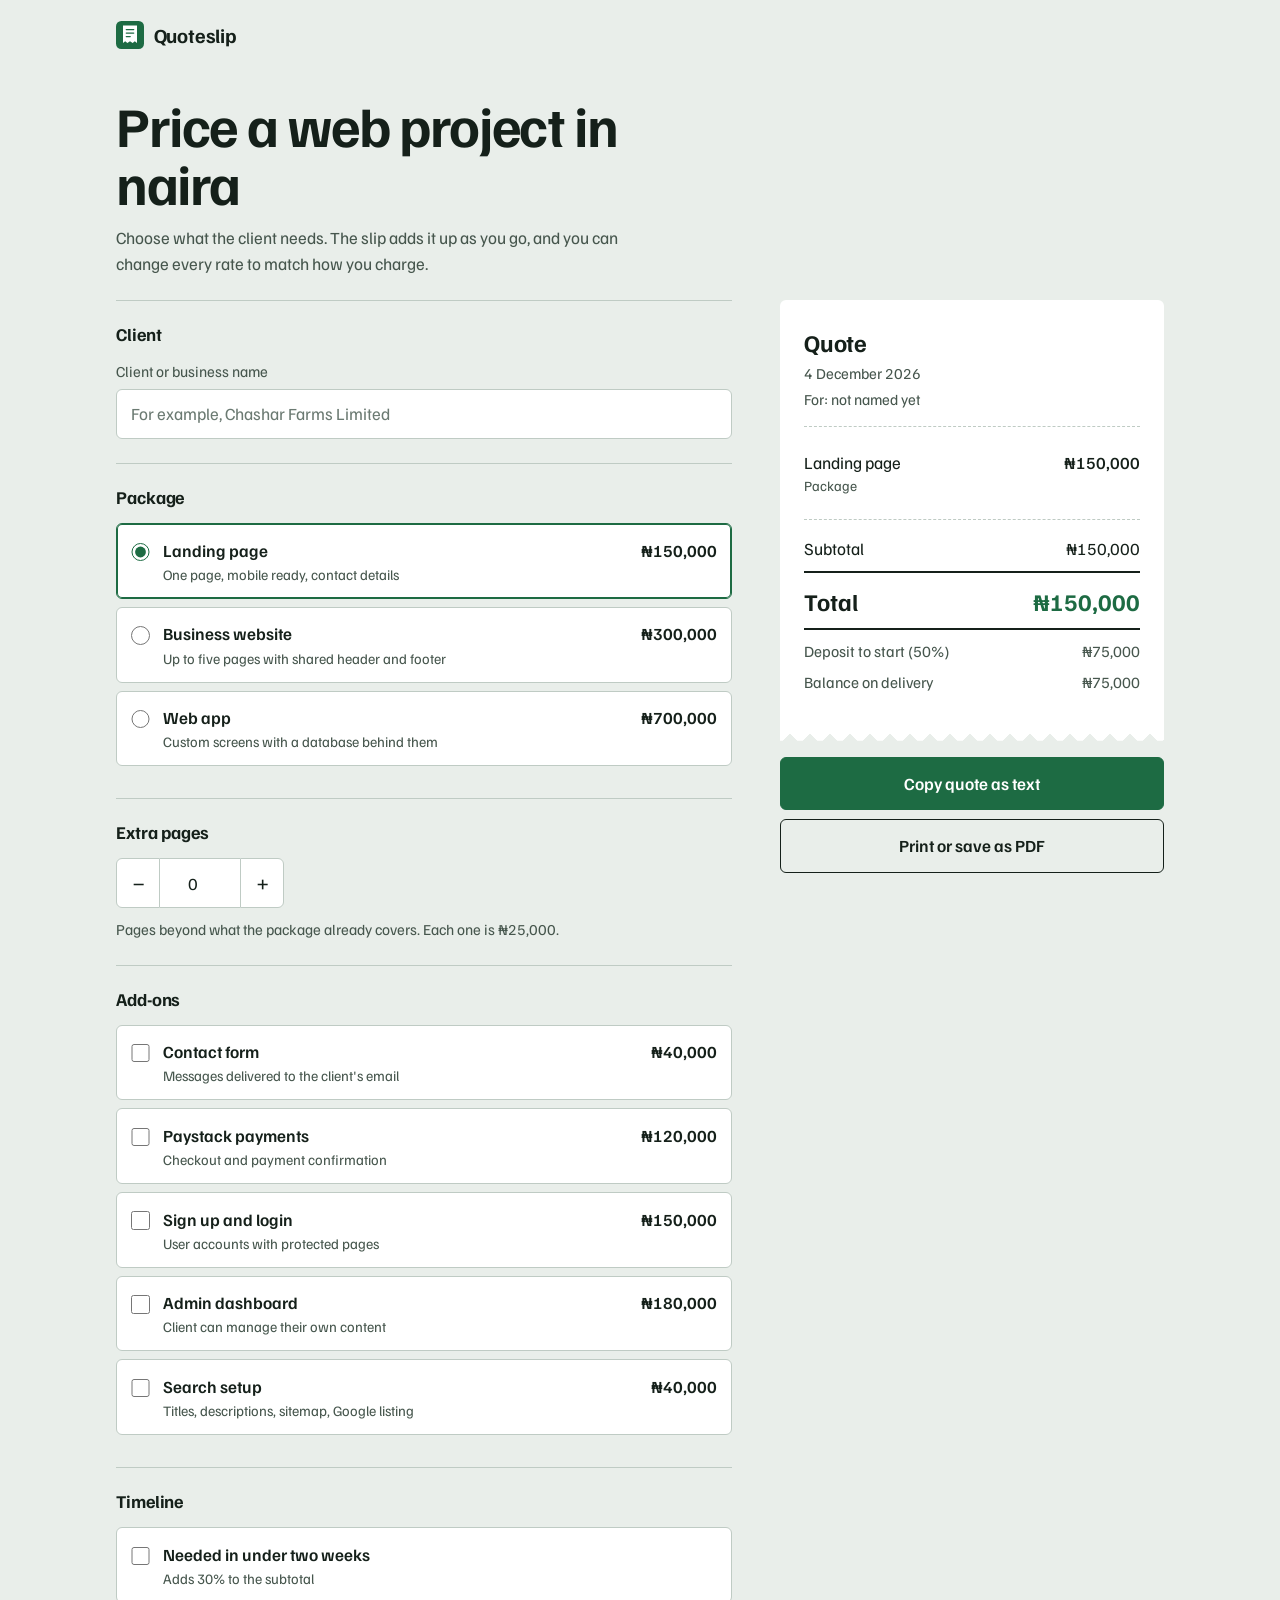
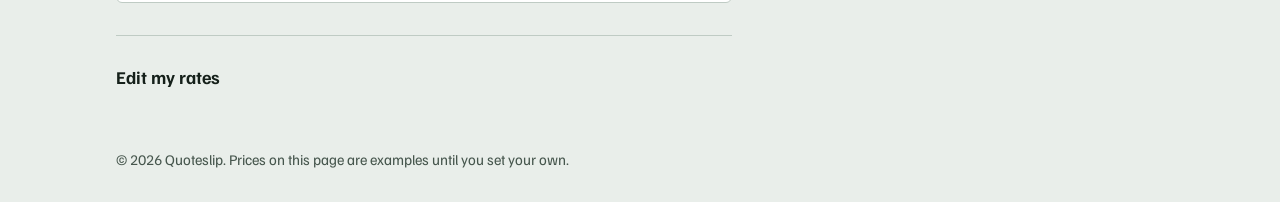
<file: index.html>
<!DOCTYPE html>
<html lang="en">
<head>
  <meta charset="utf-8">
  <meta name="viewport" content="width=device-width, initial-scale=1, viewport-fit=cover">
  <title>Quoteslip | Price a web project in naira</title>
  <meta name="description" content="Pick a package, extra pages and add-ons, and get an itemised naira quote for a web project. Edit your own rates, copy the quote or save it as a PDF.">
  <meta name="theme-color" content="#E9EEEA">
  <meta property="og:title" content="Quoteslip | Price a web project in naira">
  <meta property="og:description" content="An itemised naira quote for a web project, built in a few clicks.">
  <meta property="og:type" content="website">
  <link rel="icon" href="/favicon.svg" type="image/svg+xml">
  <link rel="preconnect" href="https://fonts.googleapis.com">
  <link rel="preconnect" href="https://fonts.gstatic.com" crossorigin>
  <link rel="stylesheet" href="https://fonts.googleapis.com/css2?family=Familjen+Grotesk:wght@400;500;600;700&display=swap">
  <link rel="stylesheet" href="/css/style.css">
</head>
<body>
  <a class="skip" href="#tool">Skip to the calculator</a>

  <header class="top">
    <a class="brand" href="/" aria-label="Quoteslip home">
      <img src="/favicon.svg" alt="" width="28" height="28">
      <span>Quoteslip</span>
    </a>
  </header>

  <main id="main">
    <section class="intro">
      <h1>Price a web project in naira</h1>
      <p>Choose what the client needs. The slip adds it up as you go, and you can change every rate to match how you charge.</p>
    </section>

    <div class="layout" id="tool">
      <form id="quote-form" class="controls" novalidate autocomplete="off">

        <fieldset>
          <legend>Client</legend>
          <label class="field" for="client">Client or business name</label>
          <input id="client" name="client" type="text" maxlength="60" placeholder="For example, Chashar Farms Limited">
        </fieldset>

        <fieldset>
          <legend>Package</legend>
          <label class="choice">
            <input type="radio" name="type" value="landing" checked>
            <span class="choice-text"><strong>Landing page</strong><small>One page, mobile ready, contact details</small></span>
            <span class="choice-price" data-price="type.landing"></span>
          </label>
          <label class="choice">
            <input type="radio" name="type" value="business">
            <span class="choice-text"><strong>Business website</strong><small>Up to five pages with shared header and footer</small></span>
            <span class="choice-price" data-price="type.business"></span>
          </label>
          <label class="choice">
            <input type="radio" name="type" value="webapp">
            <span class="choice-text"><strong>Web app</strong><small>Custom screens with a database behind them</small></span>
            <span class="choice-price" data-price="type.webapp"></span>
          </label>
        </fieldset>

        <fieldset>
          <legend>Extra pages</legend>
          <div class="stepper">
            <button type="button" id="pages-minus" aria-label="Remove one extra page">&minus;</button>
            <input id="pages" name="pages" type="number" inputmode="numeric" min="0" max="50" value="0" aria-describedby="pages-help">
            <button type="button" id="pages-plus" aria-label="Add one extra page">+</button>
          </div>
          <p class="help" id="pages-help">Pages beyond what the package already covers. Each one is <span data-price="extraPage"></span>.</p>
        </fieldset>

        <fieldset>
          <legend>Add-ons</legend>
          <label class="choice">
            <input type="checkbox" name="addon" value="form">
            <span class="choice-text"><strong>Contact form</strong><small>Messages delivered to the client's email</small></span>
            <span class="choice-price" data-price="addons.form"></span>
          </label>
          <label class="choice">
            <input type="checkbox" name="addon" value="paystack">
            <span class="choice-text"><strong>Paystack payments</strong><small>Checkout and payment confirmation</small></span>
            <span class="choice-price" data-price="addons.paystack"></span>
          </label>
          <label class="choice">
            <input type="checkbox" name="addon" value="accounts">
            <span class="choice-text"><strong>Sign up and login</strong><small>User accounts with protected pages</small></span>
            <span class="choice-price" data-price="addons.accounts"></span>
          </label>
          <label class="choice">
            <input type="checkbox" name="addon" value="admin">
            <span class="choice-text"><strong>Admin dashboard</strong><small>Client can manage their own content</small></span>
            <span class="choice-price" data-price="addons.admin"></span>
          </label>
          <label class="choice">
            <input type="checkbox" name="addon" value="seo">
            <span class="choice-text"><strong>Search setup</strong><small>Titles, descriptions, sitemap, Google listing</small></span>
            <span class="choice-price" data-price="addons.seo"></span>
          </label>
        </fieldset>

        <fieldset>
          <legend>Timeline</legend>
          <label class="choice">
            <input type="checkbox" name="rush" id="rush">
            <span class="choice-text"><strong>Needed in under two weeks</strong><small>Adds <span data-pct="rushPct"></span> to the subtotal</small></span>
          </label>
        </fieldset>

        <details class="rates" id="rates">
          <summary>Edit my rates</summary>
          <p class="help">Amounts are in naira. They are saved in this browser only and never sent anywhere.</p>
          <div class="rate-grid" id="rate-grid"></div>
          <button type="button" class="ghost" id="reset-rates">Reset to default rates</button>
        </details>
      </form>

      <aside class="slip-wrap" aria-label="Quote">
        <article class="slip" id="slip">
          <header class="slip-head">
            <h2>Quote</h2>
            <p class="slip-meta"><span id="slip-date"></span></p>
            <p class="slip-for" id="slip-for">For: not named yet</p>
          </header>

          <ul class="lines" id="lines" aria-live="polite"></ul>

          <dl class="sums">
            <div class="sum"><dt>Subtotal</dt><dd id="sum-sub"></dd></div>
            <div class="sum" id="sum-rush-row" hidden><dt id="sum-rush-label">Rush</dt><dd id="sum-rush"></dd></div>
            <div class="sum total"><dt>Total</dt><dd id="sum-total" aria-live="polite"></dd></div>
            <div class="sum soft"><dt id="sum-dep-label">Deposit to start</dt><dd id="sum-dep"></dd></div>
            <div class="sum soft"><dt>Balance on delivery</dt><dd id="sum-bal"></dd></div>
          </dl>
        </article>

        <div class="actions">
          <button type="button" class="primary" id="copy">Copy quote as text</button>
          <button type="button" class="secondary" id="print">Print or save as PDF</button>
        </div>
        <p class="status" id="status" role="status"></p>
      </aside>
    </div>
  </main>

  <footer class="foot">
    <p>&copy; <span id="year">2026</span> Quoteslip. Prices on this page are examples until you set your own.</p>
  </footer>

  <div class="totalbar" id="totalbar">
    <div><span>Total</span><strong id="bar-total"></strong></div>
    <a href="#slip">View slip</a>
  </div>

  <script src="/js/app.js" defer></script>
</body>
</html>
</file>
<file: css/style.css>
:root {
  --paper: #E9EEEA;
  --sheet: #FFFFFF;
  --ink: #15201A;
  --ink-soft: #46564D;
  --rule: #BFCBC4;
  --green: #1D6B43;
  --green-deep: #134A2E;
  --focus: #0B57D0;
  --amber: #8A5200;
  --radius: 6px;
  --font: "Familjen Grotesk", system-ui, -apple-system, "Segoe UI", Roboto, sans-serif;
}

*, *::before, *::after { box-sizing: border-box; }

html {
  -webkit-text-size-adjust: 100%;
  scroll-padding-top: env(safe-area-inset-top, 0px);
}

body {
  margin: 0;
  background: var(--paper);
  color: var(--ink);
  font-family: var(--font);
  font-size: 1.0625rem;
  line-height: 1.5;
  font-variant-numeric: tabular-nums;
  padding-top: env(safe-area-inset-top, 0px);
  padding-bottom: calc(env(safe-area-inset-bottom, 0px) + 5.5rem);
  overflow-x: hidden;
}

img { max-width: 100%; height: auto; }

.skip {
  position: absolute;
  left: 1rem;
  top: -4rem;
  background: var(--ink);
  color: #fff;
  padding: .6rem 1rem;
  border-radius: var(--radius);
  z-index: 20;
}
.skip:focus { top: .75rem; }

:focus-visible {
  outline: 3px solid var(--focus);
  outline-offset: 2px;
}

/* Header */
.top {
  max-width: 68rem;
  margin: 0 auto;
  padding: 1.25rem 1.25rem 0;
}
.brand {
  display: inline-flex;
  align-items: center;
  gap: .6rem;
  color: var(--ink);
  text-decoration: none;
  font-weight: 700;
  font-size: 1.25rem;
  letter-spacing: -.01em;
}

/* Intro */
.intro {
  max-width: 68rem;
  margin: 0 auto;
  padding: 2.5rem 1.25rem 1.5rem;
}
.intro h1 {
  margin: 0 0 .75rem;
  font-size: clamp(2rem, 6vw, 3.5rem);
  line-height: 1.05;
  letter-spacing: -.025em;
  font-weight: 700;
  max-width: 16ch;
}
.intro p {
  margin: 0;
  max-width: 52ch;
  color: var(--ink-soft);
}

/* Layout */
.layout {
  max-width: 68rem;
  margin: 0 auto;
  padding: 0 1.25rem 3rem;
  display: grid;
  gap: 2rem;
  grid-template-columns: 1fr;
}
@media (min-width: 60rem) {
  .layout { grid-template-columns: minmax(0, 1fr) 24rem; gap: 3rem; align-items: start; }
  .slip-wrap { position: sticky; top: 1.25rem; }
}

/* Form controls */
.controls fieldset {
  border: 0;
  border-top: 1px solid var(--rule);
  margin: 0;
  padding: 1.25rem 0 1.5rem;
  min-width: 0;
}
.controls legend {
  padding: 0;
  font-weight: 700;
  font-size: 1.125rem;
  letter-spacing: -.005em;
  float: left;
  width: 100%;
  margin-bottom: .75rem;
}
.controls legend + * { clear: both; }

.field { display: block; margin-bottom: .4rem; color: var(--ink-soft); font-size: .95rem; }

input[type="text"], input[type="number"] {
  width: 100%;
  font: inherit;
  color: var(--ink);
  background: var(--sheet);
  border: 1px solid var(--rule);
  border-radius: var(--radius);
  padding: .7rem .85rem;
  min-height: 2.75rem;
}
input::placeholder { color: #6B7A72; }

.choice {
  display: flex;
  align-items: flex-start;
  gap: .85rem;
  padding: .85rem .9rem;
  margin-bottom: .5rem;
  background: var(--sheet);
  border: 1px solid var(--rule);
  border-radius: var(--radius);
  cursor: pointer;
}
.choice:has(input:checked) {
  border-color: var(--green);
  box-shadow: inset 0 0 0 1px var(--green);
}
.choice input { margin: .3rem 0 0; width: 1.15rem; height: 1.15rem; accent-color: var(--green); flex: none; }
.choice-text { flex: 1; min-width: 0; display: block; }
.choice-text strong { display: block; font-weight: 600; }
.choice-text small { display: block; color: var(--ink-soft); font-size: .9rem; line-height: 1.35; margin-top: .1rem; }
.choice-price { font-weight: 600; white-space: nowrap; }

.stepper { display: inline-flex; align-items: stretch; gap: 0; }
.stepper input { width: 5rem; text-align: center; border-radius: 0; border-left: 0; border-right: 0; }
.stepper button {
  font: inherit;
  font-size: 1.25rem;
  width: 2.75rem;
  min-height: 2.75rem;
  border: 1px solid var(--rule);
  background: var(--sheet);
  color: var(--ink);
  cursor: pointer;
}
.stepper button:first-child { border-radius: var(--radius) 0 0 var(--radius); }
.stepper button:last-child { border-radius: 0 var(--radius) var(--radius) 0; }
.stepper button:hover { background: #F3F6F4; }

.help { margin: .6rem 0 0; color: var(--ink-soft); font-size: .95rem; max-width: 56ch; }

/* Rates */
.rates { border-top: 1px solid var(--rule); padding: 1.25rem 0 0; }
.rates summary {
  font-weight: 700;
  font-size: 1.125rem;
  cursor: pointer;
  min-height: 2.75rem;
  display: flex;
  align-items: center;
}
.rate-grid { display: grid; gap: .75rem 1rem; grid-template-columns: repeat(auto-fill, minmax(13rem, 1fr)); margin: 1rem 0; }
.rate-grid label { display: block; font-size: .9rem; color: var(--ink-soft); }
.rate-grid input { margin-top: .25rem; }

button.ghost {
  font: inherit;
  background: transparent;
  color: var(--ink);
  border: 1px solid var(--ink);
  border-radius: var(--radius);
  padding: .6rem 1rem;
  min-height: 2.75rem;
  cursor: pointer;
}
button.ghost:hover { background: var(--ink); color: #fff; }

/* The slip */
.slip {
  position: relative;
  background: var(--sheet);
  padding: 1.5rem 1.5rem 1.75rem;
  border-radius: var(--radius) var(--radius) 0 0;
  margin-bottom: 30px;
}
.slip::after {
  content: "";
  position: absolute;
  left: 0; right: 0; top: 100%;
  height: 14px;
  background:
    linear-gradient(135deg, var(--sheet) 50%, transparent 50%) 0 0 / 20px 14px repeat-x,
    linear-gradient(225deg, var(--sheet) 50%, transparent 50%) 0 0 / 20px 14px repeat-x;
  clip-path: polygon(0 0, 100% 0, 100% 100%, 0 100%);
}
.slip-head { border-bottom: 1px dashed var(--rule); padding-bottom: 1rem; margin-bottom: 1rem; }
.slip h2 { margin: 0; font-size: 1.5rem; letter-spacing: -.01em; }
.slip-meta, .slip-for { margin: .15rem 0 0; color: var(--ink-soft); font-size: .95rem; overflow-wrap: anywhere; }

.lines { list-style: none; margin: 0 0 1rem; padding: 0; }
.lines li { display: flex; justify-content: space-between; gap: 1rem; padding: .4rem 0; }
.lines .what { min-width: 0; }
.lines .what small { display: block; color: var(--ink-soft); font-size: .88rem; }
.lines .amt { white-space: nowrap; font-weight: 500; }

.sums { margin: 0; border-top: 1px dashed var(--rule); padding-top: .75rem; }
.sum { display: flex; justify-content: space-between; gap: 1rem; padding: .25rem 0; }
.sum dt, .sum dd { margin: 0; }
.sum.total { padding: .6rem 0; margin: .35rem 0; border-top: 2px solid var(--ink); border-bottom: 2px solid var(--ink); font-size: 1.5rem; font-weight: 700; }
.sum.total dd { color: var(--green); }
.sum.soft { color: var(--ink-soft); font-size: .98rem; }
.sum[hidden] { display: none; }
#sum-rush-label, #sum-rush { color: var(--amber); }

/* Actions */
.actions { display: grid; gap: .6rem; margin-top: .5rem; }
.actions button {
  font: inherit;
  font-weight: 600;
  border-radius: var(--radius);
  padding: .8rem 1rem;
  min-height: 3rem;
  cursor: pointer;
}
.primary { background: var(--green); color: #fff; border: 1px solid var(--green); }
.primary:hover { background: var(--green-deep); border-color: var(--green-deep); }
.secondary { background: transparent; color: var(--ink); border: 1px solid var(--ink); }
.secondary:hover { background: var(--ink); color: #fff; }
.status { min-height: 1.5rem; margin: .6rem 0 0; font-size: .95rem; color: var(--ink-soft); }
.status.error { color: #9B1C1C; }

/* Mobile total bar */
.totalbar {
  position: fixed;
  left: 0; right: 0; bottom: 0;
  display: flex;
  align-items: center;
  justify-content: space-between;
  gap: 1rem;
  background: var(--ink);
  color: #fff;
  padding: .75rem 1.25rem calc(.75rem + env(safe-area-inset-bottom, 0px));
  z-index: 10;
}
.totalbar span { display: block; font-size: .85rem; opacity: .85; }
.totalbar strong { font-size: 1.35rem; }
.totalbar a { color: #fff; font-weight: 600; text-underline-offset: 3px; min-height: 2.75rem; display: inline-flex; align-items: center; }
@media (min-width: 60rem) {
  .totalbar { display: none; }
  body { padding-bottom: env(safe-area-inset-bottom, 0px); }
}

/* Footer */
.foot { max-width: 68rem; margin: 0 auto; padding: 0 1.25rem 2rem; color: var(--ink-soft); font-size: .92rem; }
.foot p { margin: 0; }

/* 404 */
.lost { max-width: 40rem; margin: 0 auto; padding: 4rem 1.25rem; }
.lost h1 { font-size: clamp(2rem, 7vw, 3rem); line-height: 1.05; margin: 0 0 .75rem; letter-spacing: -.02em; }
.lost p { color: var(--ink-soft); margin: 0 0 1.5rem; }
.lost a.primary { display: inline-flex; align-items: center; text-decoration: none; padding: .8rem 1.25rem; border-radius: var(--radius); font-weight: 600; min-height: 3rem; }

@media (prefers-reduced-motion: reduce) {
  * { animation: none !important; transition: none !important; scroll-behavior: auto !important; }
}

/* Print: only the slip */
@media print {
  body { background: #fff; padding: 0; }
  .skip, .top, .intro, .controls, .actions, .status, .foot, .totalbar { display: none !important; }
  .layout { display: block; padding: 0; max-width: none; }
  .slip-wrap { position: static; }
  .slip { box-shadow: none; padding: 0; margin: 0; }
  .slip::after { display: none; }
  .sum.total dd { color: #000; }
}
</file>
